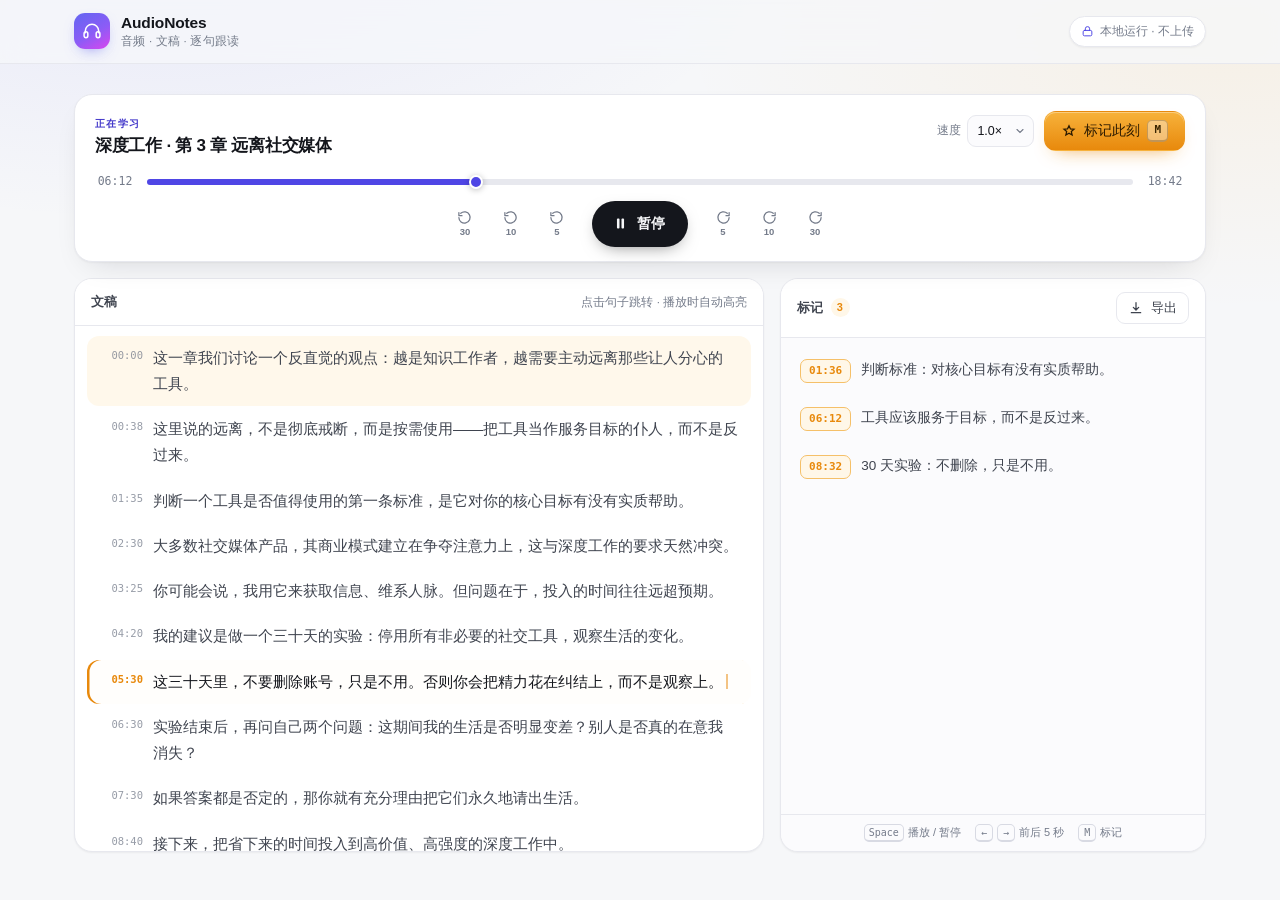
<file: index.html>
<!doctype html>
<html lang="zh-CN">
<head>
  <meta charset="utf-8">
  <meta name="viewport" content="width=device-width, initial-scale=1">
  <title>AudioNotes · 界面预览</title>
  <link rel="canonical" href="./frontend/index.html?demo=1">
  <meta http-equiv="refresh" content="0; url=./frontend/index.html?demo=1">
  <style>
    body {
      display: grid;
      place-items: center;
      min-height: 100vh;
      margin: 0;
      font-family: -apple-system, "PingFang SC", sans-serif;
      background: #f6f7f9;
      color: #3f444f;
    }
    a { color: #4f46e5; }
  </style>
</head>
<body>
  <p>正在打开 <a href="./frontend/index.html?demo=1">AudioNotes 界面预览</a>…</p>
</body>
</html>
</file>
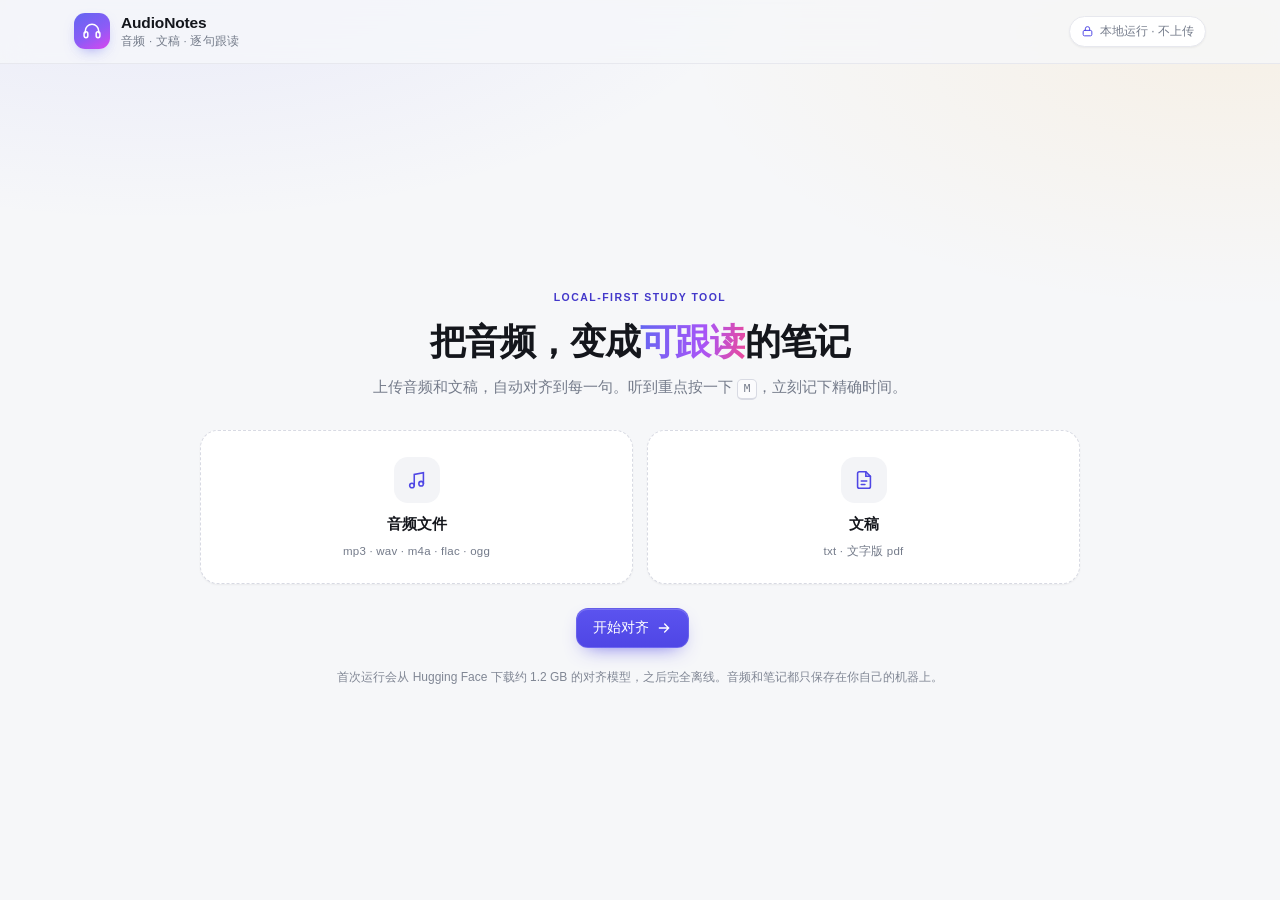
<file: frontend/index.html>
<!DOCTYPE html>
<html lang="zh-CN">
<head>
  <meta charset="UTF-8">
  <meta name="viewport" content="width=device-width, initial-scale=1.0">
  <meta name="description" content="本地运行的音视频笔记工具：音频与文稿逐句对齐，边听边高亮，一键标记并导出 Markdown。">
  <meta name="theme-color" content="#f7f7f9" media="(prefers-color-scheme: light)">
  <meta name="theme-color" content="#0e1014" media="(prefers-color-scheme: dark)">
  <title>AudioNotes · 音视频笔记</title>
  <link rel="icon" href="data:image/svg+xml,%3Csvg xmlns='http://www.w3.org/2000/svg' viewBox='0 0 32 32'%3E%3Crect width='32' height='32' rx='9' fill='%236366f1'/%3E%3Cg fill='none' stroke='white' stroke-width='2.2' stroke-linecap='round'%3E%3Cpath d='M9 18v-2a7 7 0 0 1 14 0v2'/%3E%3Crect x='7.5' y='17' width='4' height='7' rx='2'/%3E%3Crect x='20.5' y='17' width='4' height='7' rx='2'/%3E%3C/g%3E%3C/svg%3E">
  <link rel="stylesheet" href="style.css">
</head>
<body>
  <header class="topbar">
    <div class="brand">
      <span class="logo" aria-hidden="true">
        <svg viewBox="0 0 24 24" fill="none" stroke="currentColor" stroke-width="1.8" stroke-linecap="round">
          <path d="M4 14v-2a8 8 0 0 1 16 0v2"/>
          <rect x="2.5" y="13" width="4.5" height="7" rx="2.2"/>
          <rect x="17" y="13" width="4.5" height="7" rx="2.2"/>
        </svg>
      </span>
      <div class="brand-text">
        <h1>AudioNotes</h1>
        <p>音频 · 文稿 · 逐句跟读</p>
      </div>
    </div>
    <span class="pill" title="所有文件与笔记都只保存在本机">
      <svg viewBox="0 0 24 24" fill="none" stroke="currentColor" stroke-width="1.8" stroke-linecap="round" aria-hidden="true">
        <rect x="4" y="10" width="16" height="10" rx="2.5"/><path d="M8 10V7a4 4 0 0 1 8 0v3"/>
      </svg>
      本地运行 · 不上传
    </span>
  </header>

  <main>
    <!-- 上传 -->
    <section id="upload-panel" class="upload">
      <div class="hero">
        <span class="eyebrow">LOCAL-FIRST STUDY TOOL</span>
        <h2>把音频，变成<em>可跟读</em>的笔记</h2>
        <p>上传音频和文稿，自动对齐到每一句。听到重点按一下 <kbd>M</kbd>，立刻记下精确时间。</p>
      </div>

      <div class="drop-grid">
        <label class="drop" id="drop-audio">
          <input type="file" id="audio-file" accept=".mp3,.wav,.m4a,.aac,.flac,.ogg">
          <span class="drop-icon" aria-hidden="true">
            <svg viewBox="0 0 24 24" fill="none" stroke="currentColor" stroke-width="1.7" stroke-linecap="round">
              <path d="M9 18V6l10-2v12"/><circle cx="6.5" cy="18" r="2.5"/><circle cx="16.5" cy="16" r="2.5"/>
            </svg>
          </span>
          <span class="drop-title">音频文件</span>
          <span class="drop-hint">mp3 · wav · m4a · flac · ogg</span>
          <span class="drop-file" id="audio-name"></span>
        </label>

        <label class="drop" id="drop-transcript">
          <input type="file" id="transcript-file" accept=".txt,.pdf">
          <span class="drop-icon" aria-hidden="true">
            <svg viewBox="0 0 24 24" fill="none" stroke="currentColor" stroke-width="1.7" stroke-linecap="round">
              <path d="M14 3H7a2 2 0 0 0-2 2v14a2 2 0 0 0 2 2h10a2 2 0 0 0 2-2V8z"/><path d="M14 3v5h5M9 13h6M9 17h4"/>
            </svg>
          </span>
          <span class="drop-title">文稿</span>
          <span class="drop-hint">txt · 文字版 pdf</span>
          <span class="drop-file" id="transcript-name"></span>
        </label>
      </div>

      <div class="upload-actions">
        <button id="upload-btn" class="btn btn-primary">
          <span class="spinner" id="upload-spinner" hidden></span>
          <span>开始对齐</span>
          <svg viewBox="0 0 24 24" fill="none" stroke="currentColor" stroke-width="2" stroke-linecap="round" aria-hidden="true">
            <path d="M5 12h14M13 6l6 6-6 6"/>
          </svg>
        </button>
        <span id="upload-status" class="status" role="status"></span>
      </div>

      <p class="fineprint">
        首次运行会从 Hugging Face 下载约 1.2 GB 的对齐模型，之后完全离线。音频和笔记都只保存在你自己的机器上。
      </p>
    </section>

    <!-- 工作区 -->
    <section id="workspace" class="workspace hidden">
      <div class="player-card">
        <div class="player-top">
          <div class="now">
            <span class="eyebrow">正在学习</span>
            <h2 id="proj-title">学习</h2>
          </div>
          <div class="player-actions">
            <label class="speed">
              速度
              <select id="speed">
                <option value="0.5">0.5×</option>
                <option value="0.75">0.75×</option>
                <option value="1" selected>1.0×</option>
                <option value="1.25">1.25×</option>
                <option value="1.5">1.5×</option>
                <option value="2">2.0×</option>
              </select>
            </label>
            <button id="mark-btn" class="btn btn-mark">
              <svg viewBox="0 0 24 24" fill="none" stroke="currentColor" stroke-width="1.9" stroke-linecap="round" aria-hidden="true">
                <path d="M12 4l2.2 4.9 5.3.5-4 3.5 1.2 5.2L12 15.3 7.3 18l1.2-5.2-4-3.5 5.3-.5z"/>
              </svg>
              标记此刻 <kbd>M</kbd>
            </button>
          </div>
        </div>

        <div class="progress-row">
          <span id="cur-time" class="time">00:00</span>
          <input type="range" id="progress" min="0" max="100" value="0" step="0.1" aria-label="播放进度">
          <span id="dur-time" class="time">00:00</span>
        </div>

        <div class="transport">
          <button class="icon-btn" data-seek="-30" title="后退 30 秒" aria-label="后退 30 秒">
            <svg viewBox="0 0 24 24" fill="none" stroke="currentColor" stroke-width="2" stroke-linecap="round" stroke-linejoin="round" aria-hidden="true"><path d="M3 12a9 9 0 1 0 3-6.7"/><path d="M3 4v5h5"/></svg>
            <span>30</span>
          </button>
          <button class="icon-btn" data-seek="-10" title="后退 10 秒" aria-label="后退 10 秒">
            <svg viewBox="0 0 24 24" fill="none" stroke="currentColor" stroke-width="2" stroke-linecap="round" stroke-linejoin="round" aria-hidden="true"><path d="M3 12a9 9 0 1 0 3-6.7"/><path d="M3 4v5h5"/></svg>
            <span>10</span>
          </button>
          <button class="icon-btn" data-seek="-5" title="后退 5 秒" aria-label="后退 5 秒">
            <svg viewBox="0 0 24 24" fill="none" stroke="currentColor" stroke-width="2" stroke-linecap="round" stroke-linejoin="round" aria-hidden="true"><path d="M3 12a9 9 0 1 0 3-6.7"/><path d="M3 4v5h5"/></svg>
            <span>5</span>
          </button>

          <button id="play-btn" class="play-btn" aria-label="播放">
            <svg class="i-play" viewBox="0 0 24 24" fill="currentColor" aria-hidden="true"><path d="M8 5.5v13a1 1 0 0 0 1.5.87l10.5-6.5a1 1 0 0 0 0-1.74L9.5 4.63A1 1 0 0 0 8 5.5z"/></svg>
            <svg class="i-pause" viewBox="0 0 24 24" fill="currentColor" aria-hidden="true"><rect x="7" y="5" width="3.6" height="14" rx="1.2"/><rect x="13.4" y="5" width="3.6" height="14" rx="1.2"/></svg>
            <span class="play-label">播放</span>
          </button>

          <button class="icon-btn" data-seek="5" title="前进 5 秒" aria-label="前进 5 秒">
            <svg viewBox="0 0 24 24" fill="none" stroke="currentColor" stroke-width="2" stroke-linecap="round" stroke-linejoin="round" aria-hidden="true"><path d="M21 12a9 9 0 1 1-3-6.7"/><path d="M21 4v5h-5"/></svg>
            <span>5</span>
          </button>
          <button class="icon-btn" data-seek="10" title="前进 10 秒" aria-label="前进 10 秒">
            <svg viewBox="0 0 24 24" fill="none" stroke="currentColor" stroke-width="2" stroke-linecap="round" stroke-linejoin="round" aria-hidden="true"><path d="M21 12a9 9 0 1 1-3-6.7"/><path d="M21 4v5h-5"/></svg>
            <span>10</span>
          </button>
          <button class="icon-btn" data-seek="30" title="前进 30 秒" aria-label="前进 30 秒">
            <svg viewBox="0 0 24 24" fill="none" stroke="currentColor" stroke-width="2" stroke-linecap="round" stroke-linejoin="round" aria-hidden="true"><path d="M21 12a9 9 0 1 1-3-6.7"/><path d="M21 4v5h-5"/></svg>
            <span>30</span>
          </button>
        </div>
      </div>

      <div class="content-grid">
        <section class="pane transcript-pane">
          <header class="pane-head">
            <h3>文稿</h3>
            <span class="pane-hint">点击句子跳转 · 播放时自动高亮</span>
          </header>
          <div id="transcript" class="transcript" tabindex="0"></div>
        </section>

        <aside class="pane marks-pane">
          <header class="pane-head">
            <h3>标记 <span id="marks-count" class="count">0</span></h3>
            <button id="export-btn" class="btn btn-ghost btn-sm">
              <svg viewBox="0 0 24 24" fill="none" stroke="currentColor" stroke-width="1.9" stroke-linecap="round" aria-hidden="true">
                <path d="M12 4v11M8 11l4 4 4-4M5 19h14"/>
              </svg>
              导出
            </button>
          </header>
          <ul id="marks-list" class="marks-list"></ul>
          <div id="marks-empty" class="empty">
            <svg viewBox="0 0 24 24" fill="none" stroke="currentColor" stroke-width="1.4" stroke-linecap="round" aria-hidden="true">
              <path d="M12 4l2.2 4.9 5.3.5-4 3.5 1.2 5.2L12 15.3 7.3 18l1.2-5.2-4-3.5 5.3-.5z"/>
            </svg>
            <p>还没有标记</p>
            <span>播放时按 <kbd>M</kbd>，记下此刻的想法</span>
          </div>
          <footer class="pane-foot">
            <span><kbd>Space</kbd> 播放 / 暂停</span>
            <span><kbd>←</kbd><kbd>→</kbd> 前后 5 秒</span>
            <span><kbd>M</kbd> 标记</span>
          </footer>
        </aside>
      </div>
    </section>
  </main>

  <div id="toast" class="toast" role="status" aria-live="polite"></div>

  <div id="mark-modal" class="modal hidden" role="dialog" aria-modal="true" aria-labelledby="modal-title">
    <div class="modal-card">
      <header>
        <span class="modal-ts" id="modal-ts">00:00</span>
        <h3 id="modal-title">标记这一刻</h3>
      </header>
      <textarea id="mark-note" rows="3" placeholder="写下你的想法…（可留空）"></textarea>
      <footer>
        <span class="hint"><kbd>Enter</kbd> 保存 · <kbd>Esc</kbd> 取消</span>
        <div class="modal-actions">
          <button id="mark-cancel" class="btn btn-ghost">取消</button>
          <button id="mark-save" class="btn btn-primary">保存标记</button>
        </div>
      </footer>
    </div>
  </div>

  <audio id="player" preload="auto"></audio>
  <script src="app.js"></script>
</body>
</html>
</file>
<file: frontend/style.css>
/* ============ Design tokens ============ */
:root {
  color-scheme: light;
  --bg: #f6f7f9;
  --bg-glow-a: rgba(99, 102, 241, 0.10);
  --bg-glow-b: rgba(245, 158, 11, 0.08);
  --surface: #ffffff;
  --surface-soft: #fbfbfd;
  --surface-sunken: #f3f4f7;
  --text: #14161c;
  --text-soft: #3f444f;
  --muted: #747b8a;
  --line: #e7e8ee;
  --line-strong: #d8dae3;
  --accent: #4f46e5;
  --accent-hover: #4338ca;
  --accent-soft: #eef0ff;
  --accent-text: #4338ca;
  --mark: #e8890c;
  --mark-soft: #fff7e8;
  --mark-line: #f5c069;
  --danger: #dc2626;
  --danger-soft: #fdecec;
  --shadow-sm: 0 1px 2px rgba(16, 18, 27, 0.05);
  --shadow-md: 0 1px 2px rgba(16, 18, 27, 0.04), 0 12px 32px -16px rgba(16, 18, 27, 0.18);
  --radius-lg: 18px;
  --radius-md: 12px;
  --radius-sm: 9px;
  --sans: -apple-system, BlinkMacSystemFont, "SF Pro Text", "Segoe UI", "PingFang SC",
    "Hiragino Sans GB", "Microsoft YaHei", "Noto Sans SC", sans-serif;
  --mono: ui-monospace, "SF Mono", SFMono-Regular, Menlo, Consolas, monospace;
}

@media (prefers-color-scheme: dark) {
  :root {
    color-scheme: dark;
    --bg: #0d0f14;
    --bg-glow-a: rgba(109, 104, 255, 0.14);
    --bg-glow-b: rgba(245, 158, 11, 0.06);
    --surface: #151821;
    --surface-soft: #191d27;
    --surface-sunken: #10131a;
    --text: #e9ebf2;
    --text-soft: #c3c8d4;
    --muted: #8b93a5;
    --line: #242936;
    --line-strong: #303646;
    --accent: #8b85ff;
    --accent-hover: #a29dff;
    --accent-soft: rgba(139, 133, 255, 0.14);
    --accent-text: #b3aeff;
    --mark: #f0a832;
    --mark-soft: rgba(240, 168, 50, 0.11);
    --mark-line: #7a5a1c;
    --danger: #f87171;
    --danger-soft: rgba(248, 113, 113, 0.12);
    --shadow-sm: 0 1px 2px rgba(0, 0, 0, 0.4);
    --shadow-md: 0 1px 2px rgba(0, 0, 0, 0.3), 0 18px 40px -20px rgba(0, 0, 0, 0.75);
  }
}

/* ============ Base ============ */
* { box-sizing: border-box; }

html, body { height: 100%; }

body {
  margin: 0;
  font-family: var(--sans);
  font-size: 14px;
  line-height: 1.6;
  color: var(--text);
  background:
    radial-gradient(900px 420px at 12% -8%, var(--bg-glow-a), transparent 70%),
    radial-gradient(760px 380px at 96% 4%, var(--bg-glow-b), transparent 72%),
    var(--bg);
  background-attachment: fixed;
  -webkit-font-smoothing: antialiased;
  text-rendering: optimizeLegibility;
}

h1, h2, h3, p { margin: 0; }
button, input, select, textarea { font: inherit; color: inherit; }
button { cursor: pointer; }

::selection { background: var(--accent-soft); color: var(--accent-text); }

:focus-visible {
  outline: 2px solid var(--accent);
  outline-offset: 2px;
}

kbd {
  display: inline-block;
  min-width: 18px;
  padding: 1px 6px;
  border: 1px solid var(--line-strong);
  border-bottom-width: 2px;
  border-radius: 5px;
  background: var(--surface-soft);
  color: var(--muted);
  font-family: var(--mono);
  font-size: 11px;
  line-height: 1.5;
  text-align: center;
}

.hidden { display: none !important; }

/* ============ Top bar ============ */
.topbar {
  position: sticky;
  top: 0;
  z-index: 20;
  display: flex;
  align-items: center;
  justify-content: space-between;
  gap: 16px;
  height: 64px;
  padding: 0 max(24px, calc((100vw - 1180px) / 2 + 24px));
  background: color-mix(in srgb, var(--bg) 82%, transparent);
  border-bottom: 1px solid var(--line);
  backdrop-filter: saturate(160%) blur(14px);
  -webkit-backdrop-filter: saturate(160%) blur(14px);
}

.brand { display: flex; align-items: center; gap: 11px; min-width: 0; }

.logo {
  display: grid;
  place-items: center;
  width: 36px;
  height: 36px;
  flex: none;
  border-radius: 11px;
  color: #fff;
  background: linear-gradient(150deg, #6366f1, #8b5cf6 55%, #d946ef);
  box-shadow: 0 6px 16px -8px rgba(99, 102, 241, 0.9);
}
.logo svg { width: 20px; height: 20px; }

.brand-text h1 {
  font-size: 15.5px;
  font-weight: 650;
  letter-spacing: -0.01em;
  line-height: 1.25;
}
.brand-text p {
  font-size: 11.5px;
  color: var(--muted);
  letter-spacing: 0.02em;
}

.pill {
  display: inline-flex;
  align-items: center;
  gap: 6px;
  padding: 5px 11px;
  border: 1px solid var(--line);
  border-radius: 999px;
  background: var(--surface);
  color: var(--muted);
  font-size: 12px;
  white-space: nowrap;
  box-shadow: var(--shadow-sm);
}
.pill svg { width: 13px; height: 13px; color: var(--accent); }

/* ============ Layout ============ */
main {
  max-width: 1180px;
  margin: 0 auto;
  padding: 30px 24px 48px;
}

.eyebrow {
  display: inline-block;
  font-size: 10.5px;
  font-weight: 650;
  letter-spacing: 0.14em;
  color: var(--accent-text);
}

/* ============ Upload ============ */
.upload { max-width: 880px; margin: 0 auto; }
@media (min-width: 901px) and (min-height: 720px) {
  .upload {
    display: flex;
    flex-direction: column;
    justify-content: center;
    min-height: calc(100dvh - 142px);
  }
}

.hero { text-align: center; padding: 26px 0 30px; }
.hero h2 {
  margin: 12px 0 12px;
  font-size: clamp(26px, 4vw, 36px);
  font-weight: 680;
  letter-spacing: -0.03em;
  line-height: 1.22;
  text-wrap: balance;
}
.hero h2 em {
  font-style: normal;
  background: linear-gradient(100deg, #6366f1, #a855f7 60%, #ec4899);
  -webkit-background-clip: text;
  background-clip: text;
  color: transparent;
}
.hero p {
  max-width: 560px;
  margin: 0 auto;
  color: var(--muted);
  font-size: 14.5px;
  text-wrap: balance;
}

.drop-grid {
  display: grid;
  grid-template-columns: 1fr 1fr;
  gap: 14px;
}

.drop {
  position: relative;
  display: flex;
  flex-direction: column;
  align-items: center;
  gap: 6px;
  padding: 26px 18px 22px;
  border: 1.5px dashed var(--line-strong);
  border-radius: var(--radius-lg);
  background: var(--surface);
  box-shadow: var(--shadow-sm);
  text-align: center;
  cursor: pointer;
  transition: border-color 0.18s ease, background 0.18s ease, transform 0.18s ease, box-shadow 0.18s ease;
}
.drop:hover { border-color: var(--accent); background: var(--surface-soft); transform: translateY(-1px); }
.drop:focus-within { border-color: var(--accent); box-shadow: 0 0 0 4px var(--accent-soft); }
.drop.dragover {
  border-color: var(--accent);
  border-style: solid;
  background: var(--accent-soft);
  transform: scale(1.005);
}
.drop input[type="file"] {
  position: absolute;
  inset: 0;
  width: 100%;
  height: 100%;
  opacity: 0;
  cursor: pointer;
}
.drop-icon {
  display: grid;
  place-items: center;
  width: 46px;
  height: 46px;
  margin-bottom: 4px;
  border-radius: 14px;
  background: var(--surface-sunken);
  color: var(--accent);
  transition: background 0.18s ease;
}
.drop:hover .drop-icon, .drop.dragover .drop-icon { background: var(--accent-soft); }
.drop-icon svg { width: 22px; height: 22px; }
.drop-title { font-size: 14.5px; font-weight: 600; }
.drop-hint { font-size: 11.5px; color: var(--muted); letter-spacing: 0.02em; }
.drop-file {
  display: none;
  max-width: 100%;
  margin-top: 6px;
  padding: 3px 10px;
  border-radius: 999px;
  background: var(--accent-soft);
  color: var(--accent-text);
  font-size: 12px;
  font-weight: 550;
  overflow: hidden;
  text-overflow: ellipsis;
  white-space: nowrap;
}
.drop.has-file { border-style: solid; border-color: var(--accent); }
.drop.has-file .drop-file { display: block; }
.drop.has-file .drop-icon { background: var(--accent-soft); }

.upload-actions {
  display: flex;
  align-items: center;
  justify-content: center;
  gap: 16px;
  flex-wrap: wrap;
  min-height: 44px;
  margin-top: 22px;
}
.status { font-size: 13px; color: var(--muted); }
.status.error { color: var(--danger); }
.status.ok { color: #0f9d58; }
@media (prefers-color-scheme: dark) { .status.ok { color: #4ade80; } }

.fineprint {
  margin-top: 18px;
  text-align: center;
  font-size: 12px;
  color: var(--muted);
  opacity: 0.9;
}

/* ============ Buttons ============ */
.btn {
  display: inline-flex;
  align-items: center;
  justify-content: center;
  gap: 7px;
  height: 40px;
  padding: 0 16px;
  border: 1px solid transparent;
  border-radius: var(--radius-md);
  background: var(--surface-sunken);
  color: var(--text);
  font-size: 13.5px;
  font-weight: 550;
  white-space: nowrap;
  transition: background 0.16s ease, color 0.16s ease, border-color 0.16s ease, transform 0.12s ease, box-shadow 0.16s ease;
}
.btn svg { width: 16px; height: 16px; }
.btn:hover { background: var(--line); }
.btn:active { transform: translateY(1px); }
.btn:disabled { opacity: 0.55; cursor: not-allowed; transform: none; }

.btn-primary {
  background: linear-gradient(180deg, #5b53ef, var(--accent));
  border-color: rgba(255, 255, 255, 0.12);
  color: #fff;
  box-shadow: 0 8px 20px -10px rgba(79, 70, 229, 0.85), inset 0 1px 0 rgba(255, 255, 255, 0.18);
}
.btn-primary:hover { background: linear-gradient(180deg, #5148e3, var(--accent-hover)); }
.btn-primary kbd { border-color: rgba(255, 255, 255, 0.28); background: rgba(255, 255, 255, 0.14); color: #fff; }

.btn-ghost {
  background: transparent;
  border-color: var(--line);
  color: var(--text-soft);
}
.btn-ghost:hover { background: var(--surface-sunken); border-color: var(--line-strong); }

.btn-sm { height: 32px; padding: 0 11px; font-size: 12.5px; border-radius: var(--radius-sm); }

.btn-mark {
  background: linear-gradient(180deg, #f7b23b, var(--mark));
  color: #2b1a00;
  box-shadow: 0 8px 20px -12px rgba(232, 137, 12, 0.9), inset 0 1px 0 rgba(255, 255, 255, 0.35);
}
.btn-mark:hover { background: linear-gradient(180deg, #f8a92a, #d97f06); }
.btn-mark kbd { border-color: rgba(43, 26, 0, 0.25); background: rgba(255, 255, 255, 0.4); color: #3a2500; }

.spinner {
  width: 14px;
  height: 14px;
  border: 2px solid rgba(255, 255, 255, 0.4);
  border-top-color: #fff;
  border-radius: 50%;
  animation: spin 0.75s linear infinite;
}
@keyframes spin { to { transform: rotate(360deg); } }

/* ============ Workspace ============ */
.workspace { display: flex; flex-direction: column; gap: 16px; }
@media (min-width: 901px) {
  .workspace { height: calc(100dvh - 142px); min-height: 560px; }
}

.player-card {
  position: relative;
  padding: 16px 20px 14px;
  border: 1px solid var(--line);
  border-radius: var(--radius-lg);
  background: var(--surface);
  box-shadow: var(--shadow-md);
}

.player-top {
  display: flex;
  align-items: flex-start;
  justify-content: space-between;
  gap: 16px;
  flex-wrap: wrap;
}

.now { min-width: 0; }
.now .eyebrow { font-size: 10px; }
.now h2 {
  margin-top: 2px;
  font-size: 17px;
  font-weight: 650;
  letter-spacing: -0.015em;
  line-height: 1.35;
  overflow: hidden;
  text-overflow: ellipsis;
  white-space: nowrap;
}

.player-actions { display: flex; align-items: center; gap: 10px; flex-wrap: wrap; }

.speed {
  display: inline-flex;
  align-items: center;
  gap: 6px;
  font-size: 12px;
  color: var(--muted);
}
.speed select {
  height: 32px;
  padding: 0 24px 0 9px;
  border: 1px solid var(--line);
  border-radius: var(--radius-sm);
  background: var(--surface-soft);
  color: var(--text);
  font-size: 12.5px;
  font-variant-numeric: tabular-nums;
  appearance: none;
  -webkit-appearance: none;
  background-image: url("data:image/svg+xml,%3Csvg xmlns='http://www.w3.org/2000/svg' viewBox='0 0 24 24' fill='none' stroke='%23747b8a' stroke-width='2.2' stroke-linecap='round'%3E%3Cpath d='M6 9l6 6 6-6'/%3E%3C/svg%3E");
  background-repeat: no-repeat;
  background-position: right 7px center;
  background-size: 12px;
}
.speed select:hover { border-color: var(--line-strong); }

/* Progress */
.progress-row {
  display: flex;
  align-items: center;
  gap: 12px;
  margin-top: 14px;
}
.time {
  font-family: var(--mono);
  font-size: 11.5px;
  font-variant-numeric: tabular-nums;
  color: var(--muted);
  min-width: 40px;
  text-align: center;
}

input[type="range"]#progress {
  -webkit-appearance: none;
  appearance: none;
  flex: 1;
  height: 6px;
  margin: 0;
  border-radius: 999px;
  background: linear-gradient(to right, var(--accent) var(--pct, 0%), var(--line) var(--pct, 0%));
  cursor: pointer;
  outline-offset: 6px;
}
input[type="range"]#progress::-webkit-slider-thumb {
  -webkit-appearance: none;
  width: 14px;
  height: 14px;
  border: 2.5px solid var(--surface);
  border-radius: 50%;
  background: var(--accent);
  box-shadow: 0 1px 6px rgba(0, 0, 0, 0.25);
  transition: transform 0.12s ease;
}
input[type="range"]#progress:hover::-webkit-slider-thumb { transform: scale(1.12); }
input[type="range"]#progress::-moz-range-thumb {
  width: 13px;
  height: 13px;
  border: 2.5px solid var(--surface);
  border-radius: 50%;
  background: var(--accent);
}

/* Transport */
.transport {
  display: flex;
  align-items: center;
  justify-content: center;
  gap: 4px;
  margin-top: 10px;
}

.icon-btn {
  display: inline-flex;
  flex-direction: column;
  align-items: center;
  justify-content: center;
  gap: 0;
  width: 42px;
  height: 44px;
  padding: 0;
  border: none;
  border-radius: var(--radius-sm);
  background: transparent;
  color: var(--muted);
  transition: background 0.14s ease, color 0.14s ease;
}
.icon-btn svg { width: 15px; height: 15px; }
.icon-btn span { font-size: 9.5px; font-weight: 600; line-height: 1; margin-top: 2px; font-variant-numeric: tabular-nums; }
.icon-btn:hover { background: var(--surface-sunken); color: var(--text); }
.icon-btn:active { background: var(--line); }

.play-btn {
  display: inline-flex;
  align-items: center;
  gap: 8px;
  height: 46px;
  margin: 0 10px;
  padding: 0 20px;
  border: none;
  border-radius: 999px;
  background: var(--text);
  color: var(--bg);
  font-size: 13.5px;
  font-weight: 600;
  letter-spacing: 0.01em;
  box-shadow: 0 6px 18px -8px rgba(0, 0, 0, 0.55);
  transition: transform 0.12s ease, opacity 0.15s ease;
}
.play-btn:hover { transform: translateY(-1px); opacity: 0.92; }
.play-btn:active { transform: translateY(0); }
.play-btn svg { width: 17px; height: 17px; }
.play-btn .i-pause { display: none; }
.play-btn.playing .i-play { display: none; }
.play-btn.playing .i-pause { display: block; }
.play-label { min-width: 2.3em; text-align: left; }

@media (max-width: 560px) {
  .icon-btn[data-seek="-30"], .icon-btn[data-seek="30"] { display: none; }
  .play-btn { margin: 0 4px; }
}

/* ============ Content grid ============ */
.content-grid {
  display: grid;
  grid-template-columns: minmax(0, 1.62fr) minmax(0, 1fr);
  gap: 16px;
  min-height: 0;
}
@media (min-width: 901px) { .content-grid { flex: 1; } }

.pane {
  display: flex;
  flex-direction: column;
  min-height: 0;
  border: 1px solid var(--line);
  border-radius: var(--radius-lg);
  background: var(--surface);
  box-shadow: var(--shadow-sm);
  overflow: hidden;
}

.pane-head {
  display: flex;
  align-items: center;
  justify-content: space-between;
  gap: 12px;
  padding: 13px 16px;
  border-bottom: 1px solid var(--line);
  background: var(--surface);
  flex: none;
}
.pane-head h3 {
  display: flex;
  align-items: center;
  gap: 7px;
  font-size: 12.5px;
  font-weight: 650;
  letter-spacing: 0.02em;
  color: var(--text-soft);
}
.pane-hint { font-size: 11.5px; color: var(--muted); }

.count {
  display: inline-grid;
  place-items: center;
  min-width: 19px;
  height: 19px;
  padding: 0 5px;
  border-radius: 999px;
  background: var(--mark-soft);
  color: var(--mark);
  font-size: 11px;
  font-weight: 650;
  font-variant-numeric: tabular-nums;
}

/* Transcript */
.transcript {
  flex: 1;
  min-height: 0;
  overflow-y: auto;
  padding: 10px 12px 40vh;
  scroll-behavior: smooth;
  overscroll-behavior: contain;
}
@media (min-width: 901px) { .transcript { padding-bottom: 45%; } }

.sentence {
  display: grid;
  grid-template-columns: 46px minmax(0, 1fr);
  gap: 10px;
  padding: 9px 12px 9px 10px;
  border-radius: var(--radius-md);
  cursor: pointer;
  transition: background 0.14s ease;
}
.sentence + .sentence { margin-top: 1px; }
.sentence:hover { background: var(--surface-sunken); }
.sentence .ts {
  padding-top: 2px;
  font-family: var(--mono);
  font-size: 10.5px;
  font-variant-numeric: tabular-nums;
  color: var(--muted);
  opacity: 0.75;
  text-align: right;
}
.sentence .txt {
  font-size: 15px;
  line-height: 1.75;
  color: var(--text-soft);
  text-wrap: pretty;
}
.sentence.active {
  background: var(--mark-soft);
  box-shadow: inset 2.5px 0 0 var(--mark);
}
.sentence.active .ts { color: var(--mark); opacity: 1; font-weight: 600; }
.sentence.active .txt { color: var(--text); }
.sentence.active .txt::after {
  content: "";
  display: inline-block;
  width: 2px;
  height: 1em;
  margin-left: 3px;
  vertical-align: -0.15em;
  background: var(--mark);
  animation: blink 1.1s steps(2, start) infinite;
}
@keyframes blink { 0%, 100% { opacity: 1; } 50% { opacity: 0; } }

/* Marks */
.marks-pane { background: var(--surface-soft); }
.marks-list {
  flex: 1;
  min-height: 0;
  margin: 0;
  padding: 10px;
  overflow-y: auto;
  list-style: none;
}
.mark-item {
  display: grid;
  grid-template-columns: auto minmax(0, 1fr) auto;
  align-items: start;
  gap: 10px;
  padding: 10px 10px 10px 8px;
  border: 1px solid transparent;
  border-radius: var(--radius-md);
  transition: background 0.14s ease, border-color 0.14s ease;
}
.mark-item:hover { background: var(--surface); border-color: var(--line); }
.mark-item + .mark-item { margin-top: 2px; }

.ts-btn {
  height: 24px;
  padding: 0 8px;
  border: 1px solid var(--mark-line);
  border-radius: 7px;
  background: var(--mark-soft);
  color: var(--mark);
  font-family: var(--mono);
  font-size: 11px;
  font-weight: 600;
  font-variant-numeric: tabular-nums;
  transition: background 0.14s ease;
}
.ts-btn:hover { background: var(--mark); color: #fff; border-color: var(--mark); }

.mark-note {
  padding-top: 1px;
  font-size: 13.5px;
  line-height: 1.55;
  color: var(--text-soft);
  word-break: break-word;
}
.mark-note.empty-note { color: var(--muted); font-style: italic; }

.del {
  display: grid;
  place-items: center;
  width: 24px;
  height: 24px;
  border: none;
  border-radius: 7px;
  background: transparent;
  color: var(--muted);
  opacity: 0;
  transition: opacity 0.14s ease, background 0.14s ease, color 0.14s ease;
}
.mark-item:hover .del, .del:focus-visible { opacity: 1; }
.del:hover { background: var(--danger-soft); color: var(--danger); }
.del svg { width: 13px; height: 13px; }

.empty {
  display: flex;
  flex: 1;
  flex-direction: column;
  align-items: center;
  justify-content: center;
  gap: 6px;
  padding: 32px 24px 56px;
  text-align: center;
  color: var(--muted);
}
.empty svg { width: 30px; height: 30px; margin-bottom: 4px; opacity: 0.5; }
.empty p { font-size: 13.5px; font-weight: 550; color: var(--text-soft); }
.empty span { font-size: 12px; max-width: 220px; }

.pane-foot {
  display: flex;
  align-items: center;
  justify-content: center;
  gap: 14px;
  flex-wrap: wrap;
  padding: 9px 14px;
  border-top: 1px solid var(--line);
  background: var(--surface-soft);
  color: var(--muted);
  font-size: 11px;
}
.pane-foot span { display: inline-flex; align-items: center; gap: 4px; white-space: nowrap; }
.pane-foot kbd { font-size: 10px; padding: 0 4px; }

/* ============ Toast ============ */
.toast {
  position: fixed;
  left: 50%;
  bottom: 28px;
  z-index: 60;
  transform: translate(-50%, 12px);
  padding: 9px 16px;
  border: 1px solid var(--line);
  border-radius: 999px;
  background: var(--surface);
  color: var(--text);
  font-size: 13px;
  box-shadow: var(--shadow-md);
  opacity: 0;
  pointer-events: none;
  transition: opacity 0.2s ease, transform 0.2s ease;
}
.toast.show { opacity: 1; transform: translate(-50%, 0); }

/* ============ Modal ============ */
.modal {
  position: fixed;
  inset: 0;
  z-index: 50;
  display: grid;
  place-items: center;
  padding: 20px;
  background: rgba(12, 14, 20, 0.42);
  backdrop-filter: blur(3px);
  -webkit-backdrop-filter: blur(3px);
  animation: fade-in 0.15s ease;
}
@keyframes fade-in { from { opacity: 0; } }

.modal-card {
  width: min(440px, 100%);
  padding: 20px;
  border: 1px solid var(--line);
  border-radius: var(--radius-lg);
  background: var(--surface);
  box-shadow: 0 24px 60px -24px rgba(0, 0, 0, 0.5);
  animation: pop 0.16s cubic-bezier(0.2, 0.9, 0.3, 1.2);
}
@keyframes pop { from { transform: translateY(6px) scale(0.985); opacity: 0; } }

.modal-card header {
  display: flex;
  align-items: center;
  gap: 10px;
  margin-bottom: 12px;
}
.modal-ts {
  padding: 3px 8px;
  border-radius: 7px;
  background: var(--mark-soft);
  color: var(--mark);
  font-family: var(--mono);
  font-size: 11.5px;
  font-weight: 600;
}
.modal-card h3 { font-size: 15px; font-weight: 650; }

.modal-card textarea {
  width: 100%;
  min-height: 84px;
  padding: 10px 12px;
  border: 1px solid var(--line-strong);
  border-radius: var(--radius-sm);
  background: var(--surface-soft);
  font-size: 14px;
  line-height: 1.6;
  resize: vertical;
}
.modal-card textarea:focus { outline: none; border-color: var(--accent); box-shadow: 0 0 0 3px var(--accent-soft); }

.modal-card footer {
  display: flex;
  align-items: center;
  justify-content: space-between;
  gap: 12px;
  margin-top: 14px;
  flex-wrap: wrap;
}
.modal-card .hint { font-size: 11.5px; color: var(--muted); }
.modal-actions { display: flex; gap: 8px; }

/* ============ Responsive ============ */
@media (max-width: 900px) {
  main { padding: 20px 16px 40px; }
  .topbar { padding: 0 16px; }
  .brand-text p { display: none; }
  .pill { font-size: 11px; padding: 4px 9px; }
  .content-grid { grid-template-columns: 1fr; }
  .transcript { max-height: 56vh; padding-bottom: 30vh; }
  .marks-list { max-height: 46vh; }
  .marks-pane { min-height: 240px; }
  .player-card { padding: 14px 14px 10px; }
  .now h2 { font-size: 15.5px; white-space: normal; }
  .hero { padding: 12px 0 22px; }
  .drop { padding: 20px 12px; }
  .drop-grid { grid-template-columns: 1fr; }
  .player-actions { width: 100%; justify-content: space-between; }
  .btn-mark { flex: 1; }
}

@media (prefers-reduced-motion: reduce) {
  *, *::before, *::after {
    animation-duration: 0.001ms !important;
    animation-iteration-count: 1 !important;
    transition-duration: 0.001ms !important;
    scroll-behavior: auto !important;
  }
}

/* Scrollbars */
.transcript::-webkit-scrollbar, .marks-list::-webkit-scrollbar { width: 10px; }
.transcript::-webkit-scrollbar-thumb, .marks-list::-webkit-scrollbar-thumb {
  border: 3px solid transparent;
  border-radius: 999px;
  background: var(--line-strong);
  background-clip: content-box;
}
.transcript::-webkit-scrollbar-thumb:hover, .marks-list::-webkit-scrollbar-thumb:hover { background: var(--muted); background-clip: content-box; }
</file>
